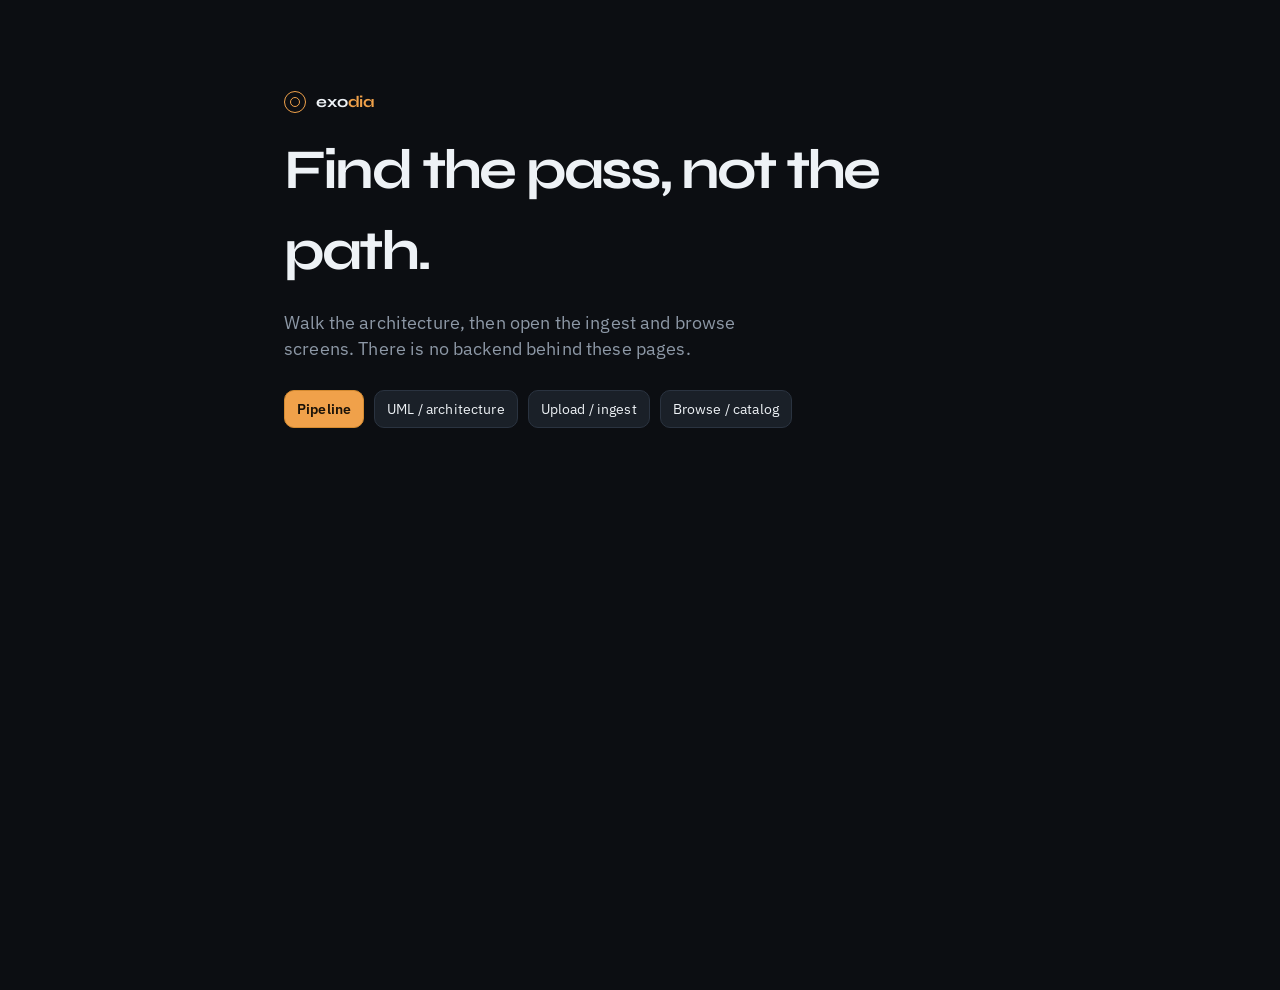
<file: ui/index.html>
<!doctype html>
<html lang="en">
<head>
  <meta charset="utf-8" />
  <meta name="viewport" content="width=device-width, initial-scale=1" />
  <title>Exodia — Design</title>
  <link rel="preconnect" href="https://fonts.googleapis.com" />
  <link rel="preconnect" href="https://fonts.gstatic.com" crossorigin />
  <link href="https://fonts.googleapis.com/css2?family=IBM+Plex+Sans:wght@400;500&family=Syne:wght@700&display=swap" rel="stylesheet" />
  <link rel="stylesheet" href="styles.css" />
  <style>
    .cover { max-width: 760px; margin: 10vh auto; padding: 0 24px; }
    .cover h1 { font-family: var(--display); font-size: 56px; letter-spacing: -0.05em; margin: 16px 0 8px; }
    .cover p { color: var(--muted); font-size: 18px; max-width: 42ch; }
    .cover-links { display: flex; gap: 10px; margin-top: 28px; }
  </style>
</head>
<body>
  <div class="cover">
    <div class="brand">
      <div class="brand-mark"></div>
      <div class="brand-name">exo<span>dia</span></div>
    </div>
    <h1>Find the pass, not the path.</h1>
    <p>Walk the architecture, then open the ingest and browse screens. There is no backend behind these pages.</p>
    <div class="cover-links">
      <a class="btn primary" href="pipeline.html">Pipeline</a>
      <a class="btn" href="uml.html">UML / architecture</a>
      <a class="btn" href="upload.html">Upload / ingest</a>
      <a class="btn" href="browse.html">Browse / catalog</a>
    </div>
  </div>
</body>
</html>
</file>
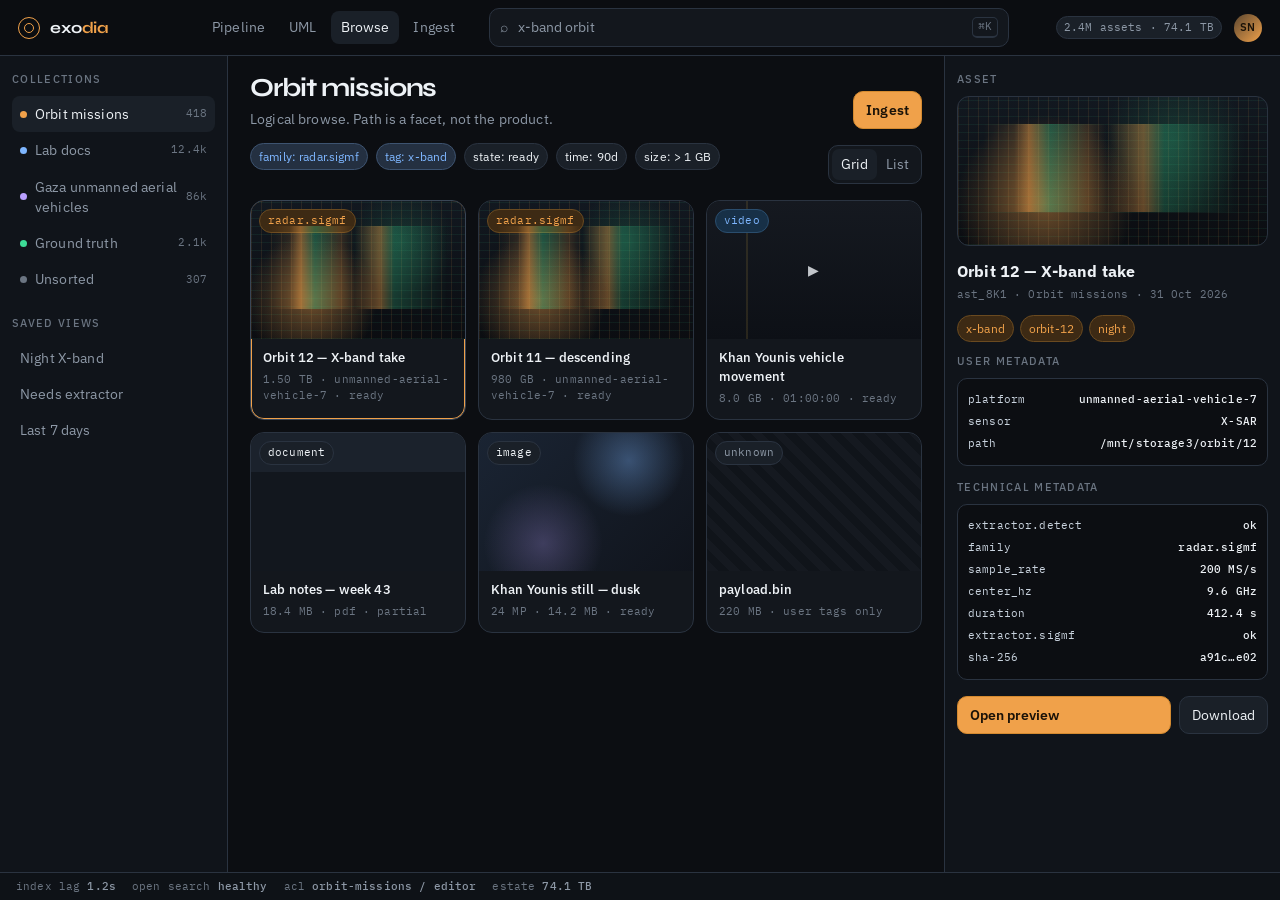
<file: ui/browse.html>
<!doctype html>
<html lang="en">
<head>
  <meta charset="utf-8" />
  <meta name="viewport" content="width=device-width, initial-scale=1" />
  <title>Exodia — Browse</title>
  <link rel="preconnect" href="https://fonts.googleapis.com" />
  <link rel="preconnect" href="https://fonts.gstatic.com" crossorigin />
  <link href="https://fonts.googleapis.com/css2?family=IBM+Plex+Mono:wght@400;500&family=IBM+Plex+Sans:wght@400;500;600&family=Syne:wght@600;700&display=swap" rel="stylesheet" />
  <link rel="stylesheet" href="styles.css" />
</head>
<body>
  <div class="app">
    <header class="topbar">
      <div class="brand">
        <div class="brand-mark"></div>
        <div class="brand-name">exo<span>dia</span></div>
      </div>
      <nav class="nav">
        <a href="pipeline.html">Pipeline</a>
        <a href="uml.html">UML</a>
        <a class="active" href="browse.html">Browse</a>
        <a href="upload.html">Ingest</a>
      </nav>
      <div class="top-search">
        <span>⌕</span>
        <input value="x-band orbit" readonly />
        <span class="kbd">⌘K</span>
      </div>
      <div class="top-right">
        <span class="pill">2.4M assets · 74.1 TB</span>
        <div class="avatar">SN</div>
      </div>
    </header>

    <div class="shell">
      <aside class="rail">
        <h2>Collections</h2>
        <div class="rail-item active"><span class="dot"></span> Orbit missions <span class="count">418</span></div>
        <div class="rail-item"><span class="dot blue"></span> Lab docs <span class="count">12.4k</span></div>
        <div class="rail-item"><span class="dot violet"></span> Gaza unmanned aerial vehicles <span class="count">86k</span></div>
        <div class="rail-item"><span class="dot green"></span> Ground truth <span class="count">2.1k</span></div>
        <div class="rail-item"><span class="dot mute"></span> Unsorted <span class="count">307</span></div>
        <div style="height:18px"></div>
        <h2>Saved views</h2>
        <div class="rail-item">Night X-band</div>
        <div class="rail-item">Needs extractor</div>
        <div class="rail-item">Last 7 days</div>
      </aside>

      <main class="main">
        <div class="page-head">
          <div>
            <h1>Orbit missions</h1>
            <p>Logical browse. Path is a facet, not the product.</p>
          </div>
          <a class="btn primary" href="upload.html">Ingest</a>
        </div>

        <div class="toolbar">
          <div class="facets">
            <span class="chip on">family: radar.sigmf</span>
            <span class="chip on">tag: x-band</span>
            <span class="chip">state: ready</span>
            <span class="chip">time: 90d</span>
            <span class="chip">size: > 1 GB</span>
          </div>
          <div class="seg">
            <button class="on" id="btn-grid">Grid</button>
            <button id="btn-list">List</button>
          </div>
        </div>

        <section class="grid" id="grid">
          <article class="card selected" data-id="orbit">
            <div class="thumb radar"><span class="badge run tag">radar.sigmf</span></div>
            <div class="card-body">
              <h3>Orbit 12 — X-band take</h3>
              <div class="meta">1.50 TB · unmanned-aerial-vehicle-7 · ready</div>
            </div>
          </article>
          <article class="card" data-id="orbit11">
            <div class="thumb radar"><span class="badge run tag">radar.sigmf</span></div>
            <div class="card-body">
              <h3>Orbit 11 — descending</h3>
              <div class="meta">980 GB · unmanned-aerial-vehicle-7 · ready</div>
            </div>
          </article>
          <article class="card" data-id="video">
            <div class="thumb video">
              <span class="badge wait tag">video</span>
              <div class="play">▶</div>
            </div>
            <div class="card-body">
              <h3>Khan Younis vehicle movement</h3>
              <div class="meta">8.0 GB · 01:00:00 · ready</div>
            </div>
          </article>
          <article class="card" data-id="doc">
            <div class="thumb doc"><span class="badge tag">document</span></div>
            <div class="card-body">
              <h3>Lab notes — week 43</h3>
              <div class="meta">18.4 MB · pdf · partial</div>
            </div>
          </article>
          <article class="card" data-id="img">
            <div class="thumb image"><span class="badge tag">image</span></div>
            <div class="card-body">
              <h3>Khan Younis still — dusk</h3>
              <div class="meta">24 MP · 14.2 MB · ready</div>
            </div>
          </article>
          <article class="card" data-id="unknown">
            <div class="thumb unknown"><span class="badge mute tag">unknown</span></div>
            <div class="card-body">
              <h3>payload.bin</h3>
              <div class="meta">220 MB · user tags only</div>
            </div>
          </article>
        </section>

        <section class="list hidden" id="list">
          <div class="list-row selected" data-id="orbit">
            <span class="dot"></span>
            <div><div class="file-name">Orbit 12 — X-band take</div><div class="file-sub">radar.sigmf</div></div>
            <div>1.50 TB</div>
            <div>unmanned-aerial-vehicle-7</div>
            <div>x-band · night</div>
            <div><span class="badge ok">ready</span></div>
          </div>
          <div class="list-row" data-id="orbit11">
            <span class="dot"></span>
            <div><div class="file-name">Orbit 11 — descending</div><div class="file-sub">radar.sigmf</div></div>
            <div>980 GB</div>
            <div>unmanned-aerial-vehicle-7</div>
            <div>x-band</div>
            <div><span class="badge ok">ready</span></div>
          </div>
          <div class="list-row" data-id="video">
            <span class="dot blue"></span>
            <div><div class="file-name">Khan Younis vehicle movement</div><div class="file-sub">video</div></div>
            <div>8.0 GB</div>
            <div>quadcopter</div>
            <div>unmanned aerial vehicle · vehicles</div>
            <div><span class="badge ok">ready</span></div>
          </div>
          <div class="list-row" data-id="unknown">
            <span class="dot mute"></span>
            <div><div class="file-name">payload.bin</div><div class="file-sub">unknown</div></div>
            <div>220 MB</div>
            <div>—</div>
            <div>orbit-12</div>
            <div><span class="badge mute">unknown</span></div>
          </div>
        </section>
      </main>

      <aside class="inspector" id="inspector">
        <h2>Asset</h2>
        <div class="preview thumb radar"></div>
        <h3 style="margin:0 0 4px;font-size:16px" id="iname">Orbit 12 — X-band take</h3>
        <div class="meta" id="isub">ast_8K1 · Orbit missions · 31 Oct 2026</div>
        <div class="chips" style="margin:12px 0">
          <span class="chip accent">x-band</span>
          <span class="chip accent">orbit-12</span>
          <span class="chip accent">night</span>
        </div>

        <h2>User metadata</h2>
        <div class="tech" style="margin-bottom:14px">
          <div><span>platform</span><b>unmanned-aerial-vehicle-7</b></div>
          <div><span>sensor</span><b>X-SAR</b></div>
          <div><span>path</span><b>/mnt/storage3/orbit/12</b></div>
        </div>

        <h2>Technical metadata</h2>
        <div class="tech" id="itech">
          <div><span>extractor.detect</span><b class="okish">ok</b></div>
          <div><span>family</span><b>radar.sigmf</b></div>
          <div><span>sample_rate</span><b>200 MS/s</b></div>
          <div><span>center_hz</span><b>9.6 GHz</b></div>
          <div><span>duration</span><b>412.4 s</b></div>
          <div><span>extractor.sigmf</span><b>ok</b></div>
          <div><span>sha-256</span><b>a91c…e02</b></div>
        </div>
        <div style="display:flex;gap:8px;margin-top:16px">
          <button class="btn primary" style="flex:1">Open preview</button>
          <button class="btn">Download</button>
        </div>
      </aside>
    </div>
    <footer class="status">
      <span>index lag <b>1.2s</b></span>
      <span>open search <b>healthy</b></span>
      <span>acl <b>orbit-missions / editor</b></span>
      <span>estate <b>74.1 TB</b></span>
    </footer>
  </div>
  <script>
    const details = {
      orbit: {
        name: "Orbit 12 — X-band take",
        sub: "ast_8K1 · Orbit missions · 31 Oct 2026",
        thumb: "radar",
        tech: [
          ["extractor.detect", "ok"],
          ["family", "radar.sigmf"],
          ["sample_rate", "200 MS/s"],
          ["center_hz", "9.6 GHz"],
          ["duration", "412.4 s"],
          ["extractor.sigmf", "ok"],
          ["sha-256", "a91c…e02"]
        ]
      },
      orbit11: {
        name: "Orbit 11 — descending",
        sub: "ast_7Q2 · Orbit missions · 28 Oct 2026",
        thumb: "radar",
        tech: [
          ["extractor.detect", "ok"],
          ["family", "radar.sigmf"],
          ["sample_rate", "200 MS/s"],
          ["center_hz", "9.6 GHz"],
          ["duration", "268.0 s"]
        ]
      },
      video: {
        name: "Khan Younis vehicle movement",
        sub: "ast_video1 · Gaza unmanned aerial vehicles · ready",
        thumb: "video",
        tech: [
          ["extractor.detect", "ok"],
          ["family", "video"],
          ["codec", "h264"],
          ["duration_s", "3600"],
          ["poster", "ok"]
        ]
      },
      doc: {
        name: "Lab notes — week 43",
        sub: "ast_2F · Lab docs · partial",
        thumb: "doc",
        tech: [
          ["extractor.detect", "ok"],
          ["family", "document"],
          ["pages", "14"],
          ["tika", "ok"],
          ["pdf_page", "failed"]
        ]
      },
      img: {
        name: "Khan Younis still — dusk",
        sub: "ast_9A · Gaza unmanned aerial vehicles · ready",
        thumb: "image",
        tech: [
          ["extractor.detect", "ok"],
          ["family", "image"],
          ["width", "6000"],
          ["height", "4000"],
          ["camera", "A7R V"]
        ]
      },
      unknown: {
        name: "payload.bin",
        sub: "ast_0U · Orbit missions · unknown is a type",
        thumb: "unknown",
        tech: [
          ["extractor.detect", "ok"],
          ["family", "unknown"],
          ["mime", "application/octet-stream"],
          ["magic", "7f 45 4c 46"],
          ["extractors", "skipped"]
        ]
      }
    };

    const inspector = document.getElementById("inspector");
    function show(id) {
      const item = details[id];
      if (!item) return;
      document.getElementById("iname").textContent = item.name;
      document.getElementById("isub").textContent = item.sub;
      const preview = inspector.querySelector(".preview");
      preview.className = "preview thumb " + item.thumb;
      document.getElementById("itech").innerHTML = item.tech
        .map(([k, v]) => `<div><span>${k}</span><b>${v}</b></div>`)
        .join("");
    }

    function bind(selector) {
      document.querySelectorAll(selector).forEach((el) => {
        el.addEventListener("click", () => {
          document.querySelectorAll(selector).forEach((n) => n.classList.remove("selected"));
          el.classList.add("selected");
          show(el.dataset.id);
        });
      });
    }
    bind(".card");
    bind(".list-row");

    const grid = document.getElementById("grid");
    const list = document.getElementById("list");
    document.getElementById("btn-grid").onclick = () => {
      grid.classList.remove("hidden");
      list.classList.add("hidden");
      document.getElementById("btn-grid").classList.add("on");
      document.getElementById("btn-list").classList.remove("on");
    };
    document.getElementById("btn-list").onclick = () => {
      list.classList.remove("hidden");
      grid.classList.add("hidden");
      document.getElementById("btn-list").classList.add("on");
      document.getElementById("btn-grid").classList.remove("on");
    };

    document.querySelectorAll(".facets .chip").forEach((chip) => {
      chip.addEventListener("click", () => chip.classList.toggle("on"));
    });
  </script>
</body>
</html>
</file>
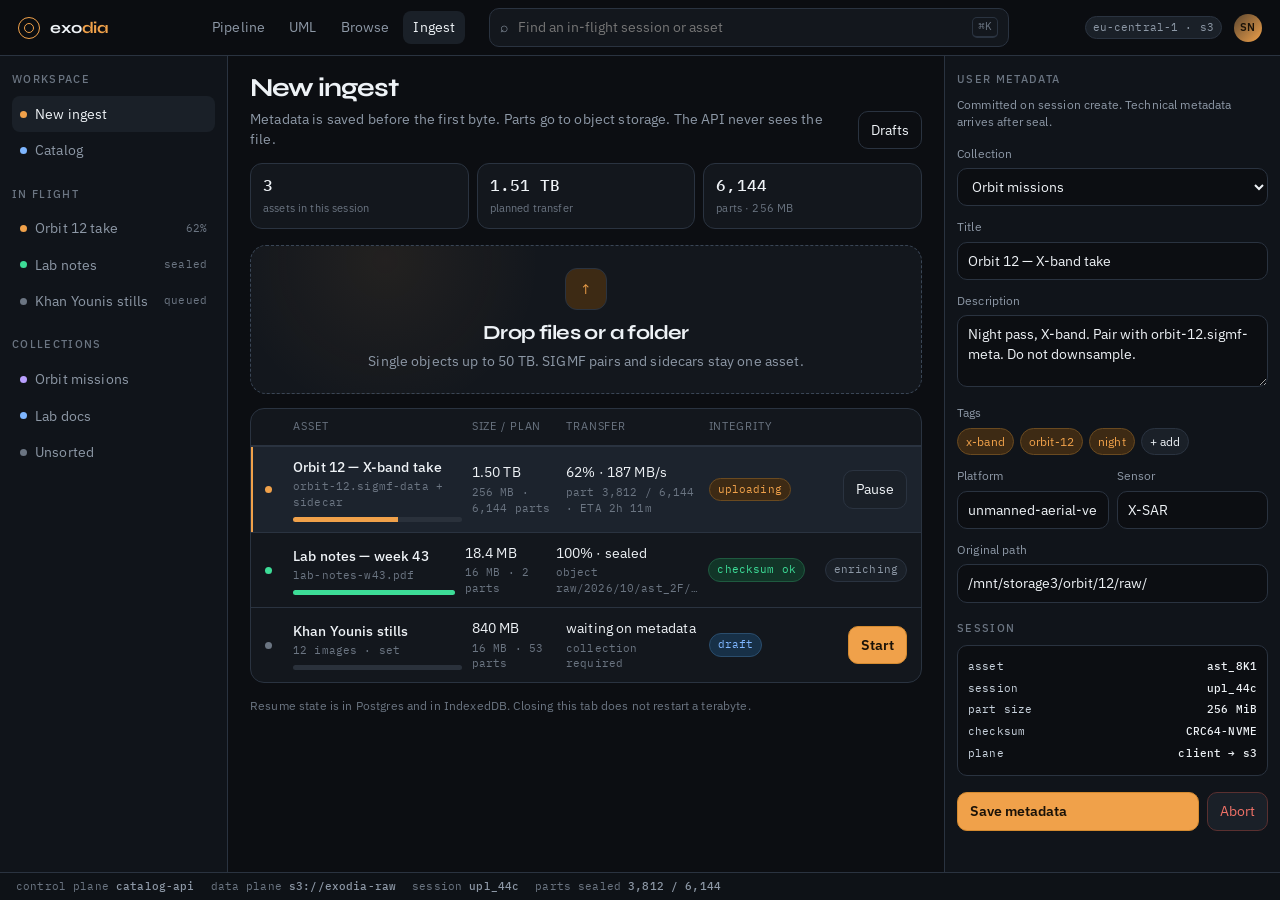
<file: ui/upload.html>
<!doctype html>
<html lang="en">
<head>
  <meta charset="utf-8" />
  <meta name="viewport" content="width=device-width, initial-scale=1" />
  <title>Exodia — Ingest</title>
  <link rel="preconnect" href="https://fonts.googleapis.com" />
  <link rel="preconnect" href="https://fonts.gstatic.com" crossorigin />
  <link href="https://fonts.googleapis.com/css2?family=IBM+Plex+Mono:wght@400;500&family=IBM+Plex+Sans:wght@400;500;600&family=Syne:wght@600;700&display=swap" rel="stylesheet" />
  <link rel="stylesheet" href="styles.css" />
</head>
<body>
  <div class="app">
    <header class="topbar">
      <div class="brand">
        <div class="brand-mark"></div>
        <div class="brand-name">exo<span>dia</span></div>
      </div>
      <nav class="nav">
        <a href="pipeline.html">Pipeline</a>
        <a href="uml.html">UML</a>
        <a href="browse.html">Browse</a>
        <a class="active" href="upload.html">Ingest</a>
      </nav>
      <div class="top-search">
        <span>⌕</span>
        <input value="" placeholder="Find an in-flight session or asset" readonly />
        <span class="kbd">⌘K</span>
      </div>
      <div class="top-right">
        <span class="pill">eu-central-1 · s3</span>
        <div class="avatar">SN</div>
      </div>
    </header>

    <div class="shell">
      <aside class="rail">
        <h2>Workspace</h2>
        <a class="rail-item active" href="upload.html"><span class="dot"></span> New ingest</a>
        <a class="rail-item" href="browse.html"><span class="dot blue"></span> Catalog</a>
        <div style="height:18px"></div>
        <h2>In flight</h2>
        <div class="rail-item"><span class="dot"></span> Orbit 12 take <span class="count">62%</span></div>
        <div class="rail-item"><span class="dot green"></span> Lab notes <span class="count">sealed</span></div>
        <div class="rail-item"><span class="dot mute"></span> Khan Younis stills <span class="count">queued</span></div>
        <div style="height:18px"></div>
        <h2>Collections</h2>
        <div class="rail-item"><span class="dot violet"></span> Orbit missions</div>
        <div class="rail-item"><span class="dot blue"></span> Lab docs</div>
        <div class="rail-item"><span class="dot mute"></span> Unsorted</div>
      </aside>

      <main class="main">
        <div class="page-head">
          <div>
            <h1>New ingest</h1>
            <p>Metadata is saved before the first byte. Parts go to object storage. The API never sees the file.</p>
          </div>
          <button class="btn ghost">Drafts</button>
        </div>

        <div class="stat-row">
          <div class="stat"><b>3</b><span>assets in this session</span></div>
          <div class="stat"><b>1.51 TB</b><span>planned transfer</span></div>
          <div class="stat"><b>6,144</b><span>parts · 256 MB</span></div>
        </div>

        <div class="drop">
          <div class="drop-icon">↑</div>
          <strong>Drop files or a folder</strong>
          <p>Single objects up to 50 TB. SIGMF pairs and sidecars stay one asset.</p>
        </div>

        <div class="queue">
          <div class="queue-head">
            <span></span>
            <span>Asset</span>
            <span>Size / plan</span>
            <span class="hide-sm">Transfer</span>
            <span class="hide-sm">Integrity</span>
            <span></span>
          </div>

          <div class="q-row selected" data-file="orbit">
            <span class="dot"></span>
            <div>
              <div class="file-name">Orbit 12 — X-band take</div>
              <div class="file-sub">orbit-12.sigmf-data + sidecar</div>
              <div class="bar"><i style="width:62%"></i></div>
            </div>
            <div>
              <div>1.50 TB</div>
              <div class="file-sub">256 MB · 6,144 parts</div>
            </div>
            <div class="hide-sm">
              <div>62% · 187 MB/s</div>
              <div class="file-sub">part 3,812 / 6,144 · ETA 2h 11m</div>
            </div>
            <div class="hide-sm"><span class="badge run">uploading</span></div>
            <div class="right"><button class="btn">Pause</button></div>
          </div>

          <div class="q-row" data-file="notes">
            <span class="dot green"></span>
            <div>
              <div class="file-name">Lab notes — week 43</div>
              <div class="file-sub">lab-notes-w43.pdf</div>
              <div class="bar ok"><i style="width:100%"></i></div>
            </div>
            <div>
              <div>18.4 MB</div>
              <div class="file-sub">16 MB · 2 parts</div>
            </div>
            <div class="hide-sm">
              <div>100% · sealed</div>
              <div class="file-sub">object raw/2026/10/ast_2F/…</div>
            </div>
            <div class="hide-sm"><span class="badge ok">checksum ok</span></div>
            <div class="right"><span class="badge mute">enriching</span></div>
          </div>

          <div class="q-row" data-file="stills">
            <span class="dot mute"></span>
            <div>
              <div class="file-name">Khan Younis stills</div>
              <div class="file-sub">12 images · set</div>
              <div class="bar warn"><i style="width:0%"></i></div>
            </div>
            <div>
              <div>840 MB</div>
              <div class="file-sub">16 MB · 53 parts</div>
            </div>
            <div class="hide-sm">
              <div>waiting on metadata</div>
              <div class="file-sub">collection required</div>
            </div>
            <div class="hide-sm"><span class="badge wait">draft</span></div>
            <div class="right"><button class="btn primary">Start</button></div>
          </div>
        </div>
        <p class="hint">Resume state is in Postgres and in IndexedDB. Closing this tab does not restart a terabyte.</p>
      </main>

      <aside class="inspector">
        <h2>User metadata</h2>
        <p class="muted" style="margin:0 0 14px;font-size:12px">Committed on session create. Technical metadata arrives after seal.</p>

        <div class="field">
          <label>Collection</label>
          <select>
            <option>Orbit missions</option>
            <option>Lab docs</option>
            <option>Unsorted</option>
          </select>
        </div>
        <div class="field">
          <label>Title</label>
          <input id="title" value="Orbit 12 — X-band take" />
        </div>
        <div class="field">
          <label>Description</label>
          <textarea>Night pass, X-band. Pair with orbit-12.sigmf-meta. Do not downsample.</textarea>
        </div>
        <div class="field">
          <label>Tags</label>
          <div class="chips">
            <span class="chip accent">x-band</span>
            <span class="chip accent">orbit-12</span>
            <span class="chip accent">night</span>
            <span class="chip">+ add</span>
          </div>
        </div>
        <div class="kv">
          <div class="field">
            <label>Platform</label>
            <input value="unmanned-aerial-vehicle-7" />
          </div>
          <div class="field">
            <label>Sensor</label>
            <input value="X-SAR" />
          </div>
        </div>
        <div class="field">
          <label>Original path</label>
          <input value="/mnt/storage3/orbit/12/raw/" />
        </div>

        <h2 style="margin-top:18px">Session</h2>
        <div class="tech">
          <div><span>asset</span><b>ast_8K1</b></div>
          <div><span>session</span><b>upl_44c</b></div>
          <div><span>part size</span><b>256 MiB</b></div>
          <div><span>checksum</span><b>CRC64-NVME</b></div>
          <div><span>plane</span><b>client → s3</b></div>
        </div>

        <div style="display:flex;gap:8px;margin-top:16px">
          <button class="btn primary" style="flex:1">Save metadata</button>
          <button class="btn danger">Abort</button>
        </div>
      </aside>
    </div>
    <footer class="status">
      <span>control plane <b>catalog-api</b></span>
      <span>data plane <b>s3://exodia-raw</b></span>
      <span>session <b>upl_44c</b></span>
      <span>parts sealed <b>3,812 / 6,144</b></span>
    </footer>
  </div>
  <script>
    const titles = {
      orbit: "Orbit 12 — X-band take",
      notes: "Lab notes — week 43",
      stills: "Khan Younis stills"
    };
    document.querySelectorAll(".q-row").forEach((row) => {
      row.addEventListener("click", (event) => {
        if (event.target.closest("button")) return;
        document.querySelectorAll(".q-row").forEach((r) => r.classList.remove("selected"));
        row.classList.add("selected");
        document.getElementById("title").value = titles[row.dataset.file];
      });
    });
  </script>
</body>
</html>
</file>
<file: ui/styles.css>
:root {
  --bg: #0c0e12;
  --bg-elev: #13171d;
  --bg-soft: #1a2028;
  --bg-hover: #212833;
  --line: #2a3340;
  --line-strong: #3a4656;
  --text: #eef2f6;
  --muted: #8d98a6;
  --faint: #6b7582;
  --accent: #f0a14a;
  --accent-dim: #3d2a14;
  --accent-text: #1a1208;
  --signal: #3ddc97;
  --signal-dim: #123528;
  --blue: #7eb6ff;
  --blue-dim: #173047;
  --rose: #f07167;
  --rose-dim: #3a1b1a;
  --violet: #b9a0ff;
  --warn: #f0c14a;
  --shadow: 0 18px 50px rgba(0, 0, 0, 0.35);
  --sans: "IBM Plex Sans", "Helvetica Neue", sans-serif;
  --display: "Syne", "IBM Plex Sans", sans-serif;
  --mono: "IBM Plex Mono", ui-monospace, monospace;
}

* { box-sizing: border-box; }
html, body { height: 100%; }
body {
  margin: 0;
  background: var(--bg);
  color: var(--text);
  font-family: var(--sans);
  font-size: 14px;
  line-height: 1.45;
  letter-spacing: 0.01em;
}

a { color: inherit; text-decoration: none; }
button, input, textarea, select { font: inherit; color: inherit; }
button { cursor: pointer; }

.app {
  min-height: 100%;
  display: grid;
  grid-template-rows: 56px 1fr 28px;
}
.status {
  border-top: 1px solid var(--line);
  background: #0e1217;
  color: var(--faint);
  font-family: var(--mono);
  font-size: 11px;
  display: flex;
  align-items: center;
  gap: 16px;
  padding: 0 16px;
}
.status b { color: var(--muted); font-weight: 500; }

.topbar {
  display: flex;
  align-items: center;
  gap: 24px;
  padding: 0 18px;
  border-bottom: 1px solid var(--line);
  background: rgba(12, 14, 18, 0.92);
  backdrop-filter: blur(12px);
  position: sticky;
  top: 0;
  z-index: 5;
}

.brand {
  display: flex;
  align-items: center;
  gap: 10px;
  min-width: 160px;
}
.brand-mark {
  width: 22px;
  height: 22px;
  border: 1.5px solid var(--accent);
  border-radius: 99px;
  position: relative;
}
.brand-mark::after {
  content: "";
  position: absolute;
  inset: 5px;
  border: 1.5px solid var(--accent);
  border-radius: 99px;
}
.brand-name {
  font-family: var(--display);
  font-weight: 700;
  letter-spacing: -0.03em;
  font-size: 16px;
}
.brand-name span { color: var(--accent); }

.nav {
  display: flex;
  gap: 4px;
}
.nav a {
  padding: 6px 10px;
  border-radius: 8px;
  color: var(--muted);
}
.nav a:hover, .nav a.active {
  color: var(--text);
  background: var(--bg-soft);
}

.top-search {
  flex: 1;
  max-width: 520px;
  display: flex;
  align-items: center;
  gap: 8px;
  background: var(--bg-elev);
  border: 1px solid var(--line);
  border-radius: 10px;
  padding: 7px 10px;
  color: var(--muted);
}
.top-search input {
  flex: 1;
  background: none;
  border: 0;
  outline: none;
}
.kbd {
  font-family: var(--mono);
  font-size: 11px;
  border: 1px solid var(--line);
  border-bottom-width: 2px;
  border-radius: 5px;
  padding: 1px 5px;
  color: var(--faint);
}

.top-right {
  margin-left: auto;
  display: flex;
  align-items: center;
  gap: 12px;
  color: var(--muted);
}
.pill {
  font-family: var(--mono);
  font-size: 11px;
  padding: 3px 7px;
  border-radius: 99px;
  background: var(--bg-soft);
  border: 1px solid var(--line);
}
.avatar {
  width: 28px;
  height: 28px;
  border-radius: 99px;
  background: linear-gradient(135deg, #5b4630, var(--accent));
  display: grid;
  place-items: center;
  font-size: 11px;
  font-weight: 600;
  color: var(--accent-text);
}

.shell {
  display: grid;
  grid-template-columns: 228px 1fr 336px;
  min-height: 0;
  height: 100%;
}

.rail, .inspector {
  border-right: 1px solid var(--line);
  background: #10141a;
  padding: 16px 12px;
  min-height: 0;
  height: 100%;
  overflow: auto;
}
.inspector {
  border-right: 0;
  border-left: 1px solid var(--line);
}

.rail h2, .inspector h2, .section-label {
  margin: 0 0 8px;
  font-size: 11px;
  text-transform: uppercase;
  letter-spacing: 0.12em;
  color: var(--faint);
  font-weight: 500;
}

.rail-item {
  display: flex;
  align-items: center;
  gap: 8px;
  padding: 8px 8px;
  border-radius: 8px;
  color: var(--muted);
}
.rail-item:hover, .rail-item.active {
  background: var(--bg-soft);
  color: var(--text);
}
.rail-item .count {
  margin-left: auto;
  font-family: var(--mono);
  font-size: 11px;
  color: var(--faint);
}
.dot {
  width: 7px;
  height: 7px;
  border-radius: 99px;
  background: var(--accent);
  flex: none;
}
.dot.blue { background: var(--blue); }
.dot.green { background: var(--signal); }
.dot.violet { background: var(--violet); }
.dot.mute { background: var(--faint); }

.main {
  padding: 18px 22px 24px;
  min-width: 0;
  min-height: 0;
  overflow: auto;
}

.page-head {
  display: flex;
  align-items: flex-end;
  justify-content: space-between;
  gap: 16px;
  margin-bottom: 14px;
}
.page-head h1 {
  margin: 0;
  font-family: var(--display);
  font-size: 26px;
  letter-spacing: -0.04em;
  line-height: 1.1;
}
.page-head p {
  margin: 6px 0 0;
  color: var(--muted);
}

.btn {
  border: 1px solid var(--line);
  background: var(--bg-soft);
  border-radius: 10px;
  padding: 8px 12px;
  display: inline-flex;
  align-items: center;
  gap: 8px;
}
.btn:hover { border-color: var(--line-strong); background: var(--bg-hover); }
.btn.primary {
  background: var(--accent);
  color: var(--accent-text);
  border-color: #d48a30;
  font-weight: 600;
}
.btn.primary:hover { filter: brightness(1.05); }
.btn.ghost { background: transparent; }
.btn.danger { color: var(--rose); border-color: #5a3030; }

.drop {
  border: 1px dashed var(--line-strong);
  background:
    radial-gradient(circle at 20% 10%, rgba(240, 161, 74, 0.07), transparent 28%),
    var(--bg-elev);
  border-radius: 16px;
  padding: 22px 20px;
  text-align: center;
  margin-bottom: 14px;
}
.drop strong {
  display: block;
  font-family: var(--display);
  font-size: 20px;
  letter-spacing: -0.03em;
  margin: 8px 0 4px;
}
.drop p { margin: 0; color: var(--muted); }
.drop-icon {
  width: 42px;
  height: 42px;
  margin: 0 auto;
  border-radius: 12px;
  border: 1px solid var(--line);
  display: grid;
  place-items: center;
  color: var(--accent);
  background: var(--accent-dim);
}

.queue {
  border: 1px solid var(--line);
  border-radius: 14px;
  overflow: hidden;
  background: var(--bg-elev);
}
.queue-head, .q-row {
  display: grid;
  grid-template-columns: 18px 1.4fr 0.7fr 1.1fr 0.8fr 92px;
  gap: 10px;
  align-items: center;
  padding: 10px 14px;
}
.queue-head {
  font-size: 11px;
  letter-spacing: 0.08em;
  text-transform: uppercase;
  color: var(--faint);
  border-bottom: 1px solid var(--line);
}
.q-row {
  border-top: 1px solid var(--line);
  cursor: pointer;
}
.q-row:first-of-type { border-top: 0; }
.q-row:hover { background: var(--bg-soft); }
.q-row.selected { background: #1c232d; box-shadow: inset 2px 0 0 var(--accent); }

.file-name { font-weight: 500; }
.file-sub { color: var(--faint); font-family: var(--mono); font-size: 11px; margin-top: 2px; }

.bar {
  height: 5px;
  background: #2a313b;
  border-radius: 99px;
  overflow: hidden;
  margin-top: 6px;
}
.bar > i {
  display: block;
  height: 100%;
  background: var(--accent);
}
.bar.ok > i { background: var(--signal); }
.bar.warn > i { background: var(--warn); }

.badge {
  display: inline-flex;
  align-items: center;
  gap: 6px;
  border-radius: 99px;
  padding: 3px 8px;
  font-size: 11px;
  font-family: var(--mono);
  border: 1px solid var(--line);
  background: var(--bg-soft);
  white-space: nowrap;
}
.badge.ok { color: var(--signal); background: var(--signal-dim); border-color: #1f5a40; }
.badge.run { color: var(--accent); background: var(--accent-dim); border-color: #6a4a20; }
.badge.wait { color: var(--blue); background: var(--blue-dim); border-color: #2a4d6d; }
.badge.bad { color: var(--rose); background: var(--rose-dim); border-color: #6a3030; }
.badge.mute { color: var(--muted); }

.field { margin-bottom: 12px; }
.field label {
  display: block;
  margin-bottom: 6px;
  color: var(--muted);
  font-size: 12px;
}
.field input, .field textarea, .field select {
  width: 100%;
  background: var(--bg);
  border: 1px solid var(--line);
  border-radius: 10px;
  padding: 8px 10px;
  outline: none;
}
.field textarea { min-height: 72px; resize: vertical; }
.field input:focus, .field textarea:focus, .field select:focus {
  border-color: var(--accent);
}

.chips { display: flex; flex-wrap: wrap; gap: 6px; }
.chip {
  font-size: 12px;
  padding: 4px 8px;
  border-radius: 99px;
  background: var(--bg-soft);
  border: 1px solid var(--line);
  color: var(--text);
}
.chip.accent { background: var(--accent-dim); border-color: #6a4a20; color: var(--accent); }
.chip.on { background: #243041; border-color: #3d5370; color: var(--blue); }

.kv { display: grid; grid-template-columns: 1fr 1fr; gap: 8px; }

.stat-row {
  display: grid;
  grid-template-columns: repeat(3, 1fr);
  gap: 8px;
  margin-bottom: 16px;
}
.stat {
  background: var(--bg-elev);
  border: 1px solid var(--line);
  border-radius: 12px;
  padding: 10px 12px;
}
.stat b {
  display: block;
  font-family: var(--mono);
  font-size: 16px;
  font-weight: 500;
}
.stat span { color: var(--faint); font-size: 11px; }

.facets {
  display: flex;
  flex-wrap: wrap;
  gap: 8px;
  margin-bottom: 16px;
}

.grid {
  display: grid;
  grid-template-columns: repeat(auto-fill, minmax(210px, 1fr));
  gap: 12px;
}
.card {
  background: var(--bg-elev);
  border: 1px solid var(--line);
  border-radius: 14px;
  overflow: hidden;
  cursor: pointer;
}
.card:hover, .card.selected { border-color: var(--line-strong); }
.card.selected { box-shadow: inset 0 0 0 1px var(--accent); }
.thumb {
  height: 138px;
  position: relative;
  background: #0a0c10;
  overflow: hidden;
}
.thumb.radar {
  background:
    repeating-linear-gradient(90deg, rgba(240,161,74,.10) 0 1px, transparent 1px 10px),
    repeating-linear-gradient(0deg, rgba(61,220,151,.07) 0 1px, transparent 1px 8px),
    radial-gradient(circle at 28% 72%, rgba(240,161,74,.42), transparent 36%),
    radial-gradient(circle at 70% 30%, rgba(61,220,151,.16), transparent 30%),
    linear-gradient(#121820, #0b0d11);
}
.thumb.radar::after {
  content: "";
  position: absolute;
  inset: 18% 8% 22%;
  background:
    linear-gradient(90deg,
      transparent 0%,
      rgba(240,161,74,.15) 12%,
      rgba(240,161,74,.55) 18%,
      rgba(61,220,151,.35) 26%,
      rgba(240,161,74,.2) 40%,
      transparent 48%,
      rgba(240,161,74,.45) 62%,
      rgba(61,220,151,.25) 70%,
      transparent 100%);
  opacity: 0.85;
  filter: blur(0.2px);
}
.thumb.image {
  background:
    radial-gradient(circle at 70% 20%, rgba(126,182,255,.35), transparent 30%),
    radial-gradient(circle at 30% 80%, rgba(185,160,255,.25), transparent 32%),
    linear-gradient(135deg, #1a2433, #10141c);
}
.thumb.video {
  background:
    linear-gradient(90deg, transparent 0 18%, rgba(240,193,74,.12) 18% 19%, transparent 19%),
    linear-gradient(#151920, #0d1016);
}
.thumb.doc {
  background:
    linear-gradient(180deg, #1b222c 0 28%, #12171e 28%);
}
.thumb.unknown {
  background:
    repeating-linear-gradient(45deg, #151920 0 8px, #10141a 8px 16px);
}
.thumb .tag {
  position: absolute;
  top: 8px;
  left: 8px;
}
.play {
  position: absolute;
  inset: 0;
  display: grid;
  place-items: center;
  color: var(--text);
  opacity: 0.8;
}
.card-body { padding: 10px 12px 12px; }
.card-body h3 {
  margin: 0 0 4px;
  font-size: 13px;
  font-weight: 550;
}
.meta { color: var(--faint); font-family: var(--mono); font-size: 11px; }

.list {
  border: 1px solid var(--line);
  border-radius: 14px;
  overflow: hidden;
  background: var(--bg-elev);
}
.list-row {
  display: grid;
  grid-template-columns: 28px 1.5fr 0.7fr 0.7fr 0.8fr 0.8fr;
  gap: 10px;
  padding: 11px 14px;
  border-top: 1px solid var(--line);
  cursor: pointer;
  align-items: center;
}
.list-row:first-child { border-top: 0; }
.list-row:hover, .list-row.selected { background: var(--bg-soft); }

.preview {
  height: 150px;
  border-radius: 12px;
  border: 1px solid var(--line);
  margin-bottom: 14px;
  overflow: hidden;
}
.tech {
  font-family: var(--mono);
  font-size: 11px;
  background: var(--bg);
  border: 1px solid var(--line);
  border-radius: 10px;
  padding: 10px;
  color: #c9d3de;
}
.tech div { display: flex; justify-content: space-between; gap: 10px; padding: 3px 0; }
.tech b { font-weight: 500; color: var(--text); }

.hidden { display: none !important; }
.muted { color: var(--muted); }
.right { text-align: right; }

.toolbar {
  display: flex;
  align-items: center;
  justify-content: space-between;
  gap: 12px;
  margin-bottom: 14px;
}
.seg {
  display: flex;
  background: var(--bg-elev);
  border: 1px solid var(--line);
  border-radius: 10px;
  padding: 3px;
}
.seg button {
  background: none;
  border: 0;
  color: var(--muted);
  padding: 5px 9px;
  border-radius: 7px;
}
.seg button.on { background: var(--bg-soft); color: var(--text); }

.hint {
  margin-top: 14px;
  color: var(--faint);
  font-size: 12px;
}

@media (max-width: 1100px) {
  .shell { grid-template-columns: 200px 1fr; }
  .inspector { display: none; }
  .queue-head, .q-row { grid-template-columns: 18px 1.3fr 1fr 80px; }
  .queue-head .hide-sm, .q-row .hide-sm { display: none; }
}
</file>
